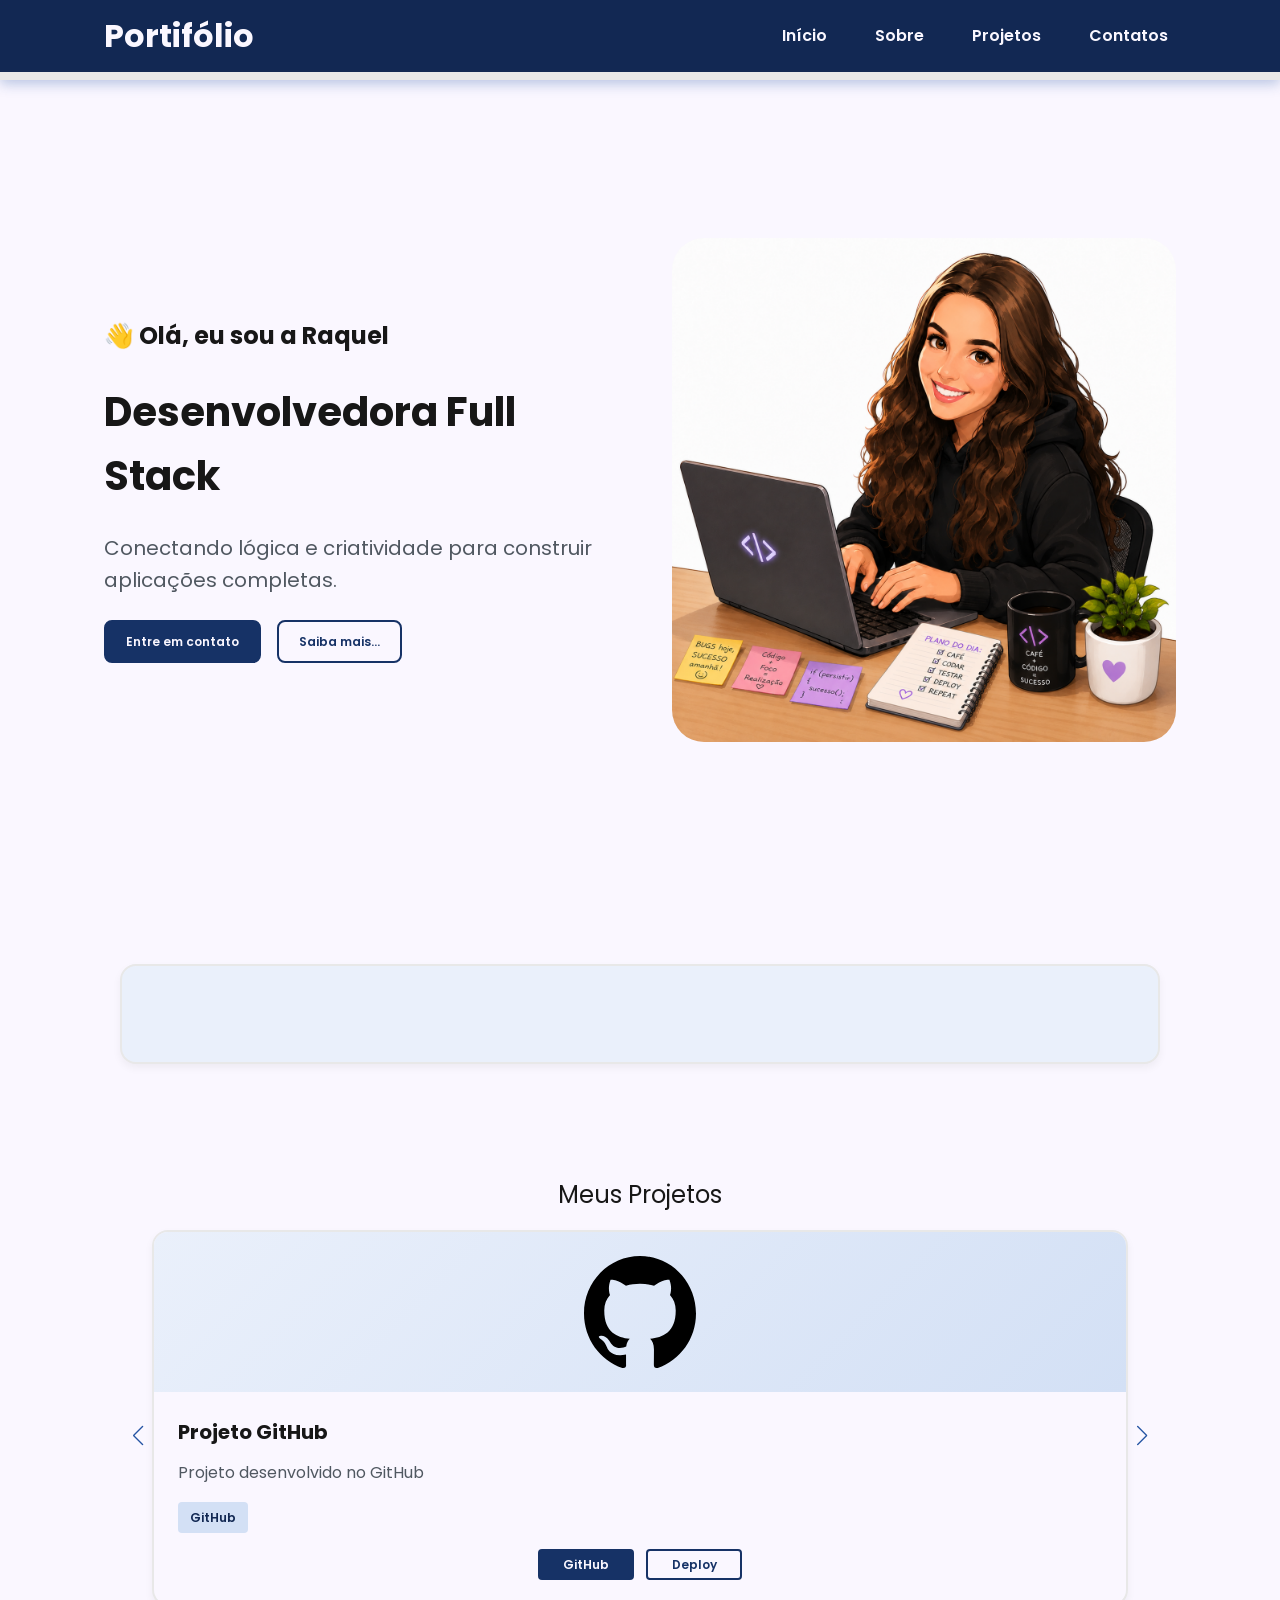
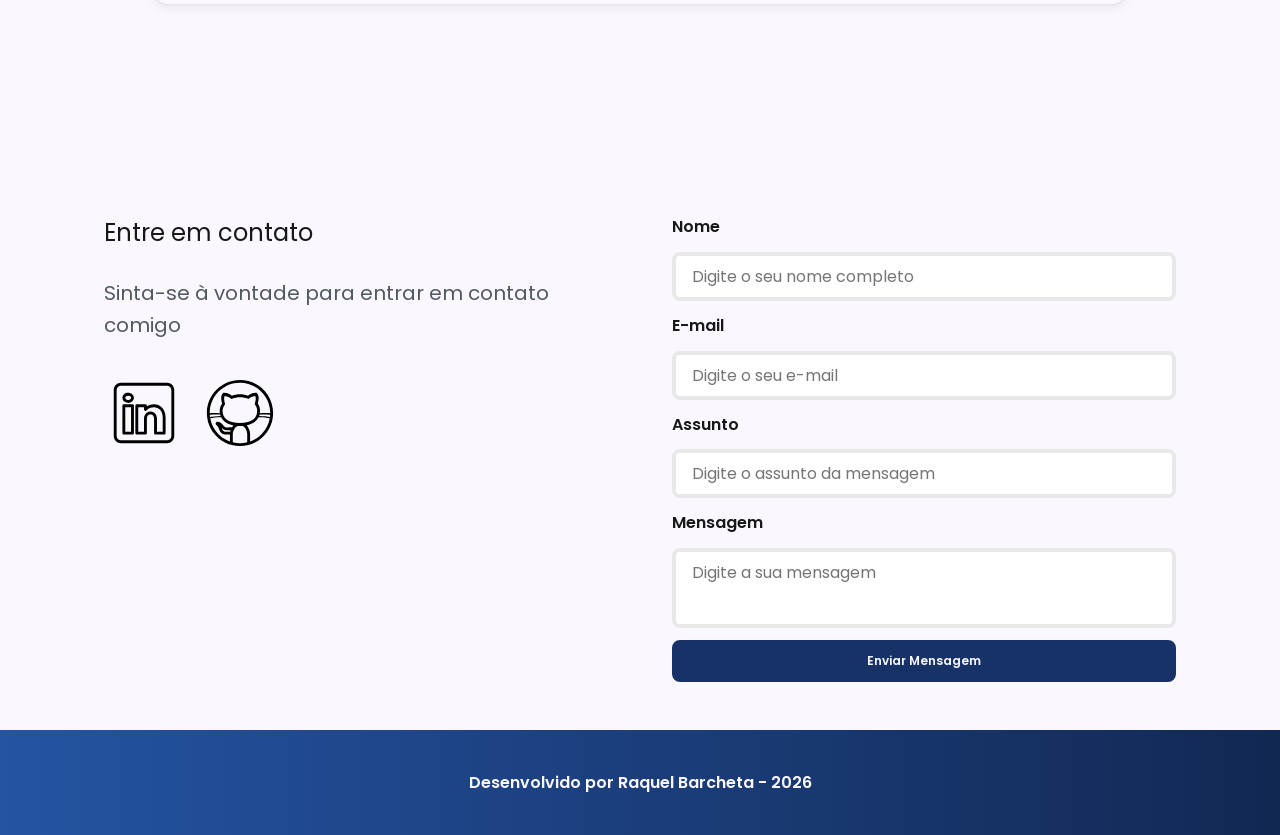
<file: index.html>
<!DOCTYPE html>
<html lang="pt-br">

<head>

    <!-- Fontes do Google -->
    <link rel="preconnect" href="https://fonts.googleapis.com">
    <link rel="preconnect" href="https://fonts.gstatic.com" crossorigin>
    
    <!-- Fonte do Google - Poppins -->
    <link href="https://fonts.googleapis.com/css2?family=Poppins&display=swap" rel="stylesheet">

    <meta charset="UTF-8">
    <meta name="viewport" content="width=device-width, initial-scale=1.0">

    <meta name="author" content="Raquel Barcheta">

    <meta name="description" content="Portifólio Pessoal da Raquel Barcheta, desenvolvedora Full Stack em formação. Conheça meus projetos e entre em contato através das minhas redes.">

    <meta name="robots" content="index, follow">

    <link rel="icon" 
      type="image/svg+xml" 
      href="./assets/img/favicon.svg"
    />

    <!-- SWIPER CSS -->
    <link rel="stylesheet" href="https://cdn.jsdelivr.net/npm/swiper@11/swiper-bundle.min.css">
 

    <!-- CSS principal da página -->
    <link rel="stylesheet" href="./assets/css/styles.css">

    <title>Portifólio da Raquel Barcheta</title>
</head>

<body>

    <!-- Cabeçalho da página -->
    <header>

        <div class="menu-content">

            <!-- Título do cabeçalho -->
            <a href="index.html" id="titulo">Portifólio</a>

            <!-- Menu de navegação opções -->
            <nav>
                <ul class="menu-list">
                    <li><a href="#hero">Início</a></li>
                    <li><a href="#about">Sobre</a></li>
                    <li><a href="#projects">Projetos</a></li>
                    <li><a href="#contact">Contatos</a></li>
                </ul>
            </nav>
        </div>

    </header>

    <!-- Seção principal da página -->
    <main>

        <!-- Seção Hero -->
        <section id="hero" class="section-container hero-container">

            <!-- Mensagem de Boas-vindas -->
            <article class="hero-content">
                
                <span>👋 Olá, eu sou a Raquel</span>
                <h1>Desenvolvedora Full Stack</h1>
                <p>Conectando lógica e criatividade para construir aplicações completas.</p>

                <div class="buttons-container">
                    <a href="#contact" class="botao">Entre em contato</a>
                    <a href="#about" class="botao-outline">Saiba mais...</a>
                </div>

            </article>

            <!-- Imagem da seção Hero -->
            <figure class="hero-image">
                <img src="./assets/img/raquel-animada.svg" alt="Foto do autor do site" class="float-animation">
            </figure>

        </section>

        <!-- Seção Sobre mim -->
        <section id="about" class="section-container about-container">

            

        </section>

        <!-- Seção de Projetos -->
        <section id="projects" class="section-container projects-container">

            <h2>Meus Projetos</h2>

            <!-- Swiper Container - Carrossel, conjunto inteiro -->
            <div class="swiper projects-swiper">
                <!-- Passagem dos cards - Faz o efeito -->
                <div class="swiper-wrapper">

                    <!-- Slide que vai estar dentro da wrapper -->
                    <div class="swiper-slide">

                        <!-- Card e o seu conteúdo -->
                        <article class="project-card">

                            <!-- Ícone da Tecnologia padrão do projeto -->
                            <figure class="project-image">
                                <img src="./assets/icons/languages/github.svg" alt="Ícone do GitHub" width="100px">
                            </figure>

                            <!-- Conteúdo do Card -->
                            <div class="project-content">

                                <h3>Projeto GitHub</h3>
                                <p>Projeto desenvolvido no GitHub</p>

                                <!-- Tags do Projeto -->
                                <div class="project-tags">
                                    <span class="tag">GitHub</span>
                                </div>

                                <!-- Links do Projeto -->
                                <div class="project-buttons">
                                    <a href="#" target="_blank" class="botao botao-sm">GitHub</a>
                                    <a href="#" target="_blank" class="botao-outline botao-sm">Deploy</a>
                                </div>

                            </div>

                        </article>
                    </div>
                </div>

                <!-- Botões de Navegação -->
                <div class="swiper-button-next"></div>
                <div class="swiper-button-prev"></div>

                <!-- Paginação -->
                <div class="swiper-pagination"></div>

            </div>
        </section>

        <!-- Seção de Contatos -->
        <section id="contact" class="section-container contact-container">

            <!-- Redes sociais -->
            <article class="contact-info">
                <h2>Entre em contato</h2>
                <p>Sinta-se à vontade para entrar em contato comigo</p>

                <!-- Links para as redes sociais -->
                <div class="social-container">
                    <a href="https://www.linkedin.com/in/raquelbarcheta/" target="_blank" class="social-icon" aria-label="LinkedIn">
                        <img src="./assets/icons/social/linkedin.svg" alt="Link para o LinkedIn">
                    </a>

                    <a href="https://github.com/quelbarch" target="_blank" class="social-icon" aria-label="GitHub">
                        <img src="./assets/icons/social/github.svg" alt="Link para o GitHub">
                    </a>
                </div>

            </article>


            <!-- Formulário de contato -->
            <form id="formulario" action="https://formsubmit.co/a92e4ab7f3a0d89e4b7bb781a9177d1b" method="POST">

                <input type="hidden" name="_next" value="https://quelbarch.github.io/portifolio/success.html">
                <input type="hidden" name="_captcha" value="false">

                <label for="nome">Nome</label>
                <input id="nome" name="nome" type="text" placeholder="Digite o seu nome completo">
                <span id="erro-nome"></span>

                <label for="email">E-mail</label>
                <input id="email" name="email" type="text" placeholder="Digite o seu e-mail">
                <span id="erro-email"></span>

                <label for="assunto">Assunto</label>
                <input id="assunto" name="assunto" type="text" placeholder="Digite o assunto da mensagem">
                <span id="erro-assunto"></span>

                <label for="mensagem">Mensagem</label>
                <textarea id="mensagem" name="mensagem" placeholder="Digite a sua mensagem"></textarea>
                <span id="erro-mensagem"></span>

                <button class="botao" type="submit">Enviar Mensagem</button>

            </form>

        </section>

    </main>

    <!-- Rodapé da página -->
    <footer>
        Desenvolvido por Raquel Barcheta - 2026
    </footer>

    <!-- SWIPER JS -->
    <script src="https://cdn.jsdelivr.net/npm/swiper@11/swiper-bundle.min.js"></script>
    
    <!-- SWIPER Script -->
    <script src="./assets/js/script.js"></script>

</body>

</html>
</file>
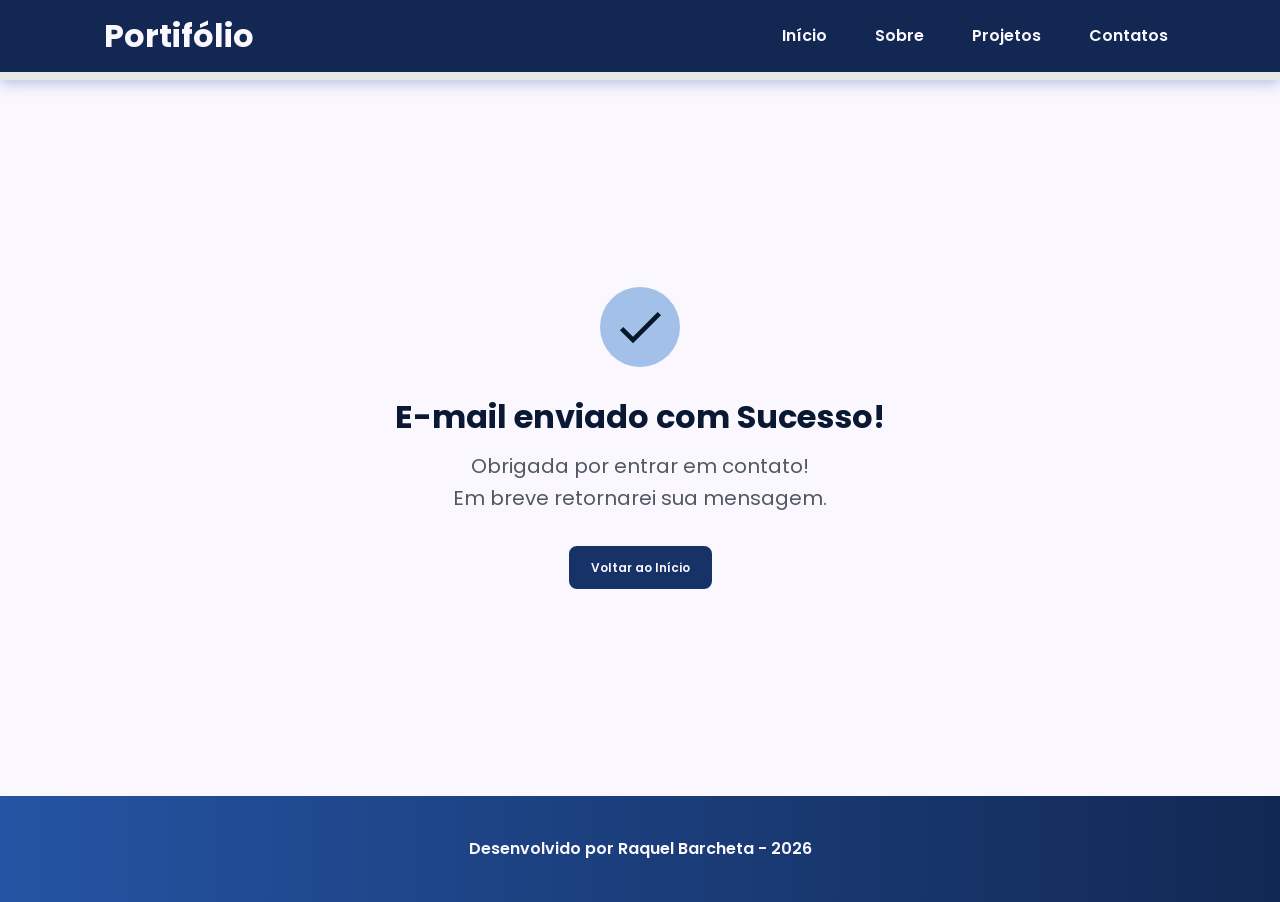
<file: success.html>
<!DOCTYPE html>
<html lang="pt-br">

<head>

    <!-- Fontes do Google -->
    <link rel="preconnect" href="https://fonts.googleapis.com">
    <link rel="preconnect" href="https://fonts.gstatic.com" crossorigin>
 
    <!-- Fonte do Google - Poppins -->
    <link href="https://fonts.googleapis.com/css2?family=Poppins&display=swap" rel="stylesheet">

    <meta charset="UTF-8">
    <meta name="viewport" content="width=device-width, initial-scale=1.0">

    <meta name="author" content="Raquel Barcheta">

    <meta name="description" content="Portfólio Pessoal da Raquel Barcheta, desenvolvedora Full Stack em formação. Conheça meus projetos e entre em contato através das minhas redes.">

    <meta name="robots" content="index, follow">

    <link rel="icon" type="image/svg+xml" href="./assets/img/favicon.svg">
    
    <!-- CSS principal da página -->
    <link rel="stylesheet" href="./assets/css/styles.css">

    <title>Portifólio da Raquel Barcheta</title>

</head>

<body>

    <!-- Cabeçalho da página -->
    <header>

        <div class="menu-content">

            <!-- Título do cabeçalho -->
            <a href="index.html" id="titulo">Portifólio</a>

            <!-- Menu de navegação opções -->
            <nav>
                <ul class="menu-list">
                    <li><a href="#hero">Início</a></li>
                    <li><a href="#about">Sobre</a></li>
                    <li><a href="#projects">Projetos</a></li>
                    <li><a href="#contact">Contatos</a></li>
                </ul>
            </nav>
        </div>

    </header>

    <!-- Seção Principal da Página -->
    <main>

        <section class="success-container">
             <article class="success-content">

                <figure class="success-icon">
                 <img src="./assets/img/success.svg"
                 width="300px"
                 alt="Ilustração de sucesso"
                 class="float-animation"

                 >
                </figure>
             
                <h1 style="white-space: nowrap;">E-mail enviado com Sucesso!</h1>
                <p>Obrigada por entrar em contato!<br>Em breve retornarei sua mensagem.</p>

                <a class="botao" href="index.html">Voltar ao Início</a>
            
            </article>
        </section>
    </main>

    <!-- Rodapé da Página -->
    <footer>
        Desenvolvido por Raquel Barcheta - 2026
    </footer>

</body>
</html>
</file>
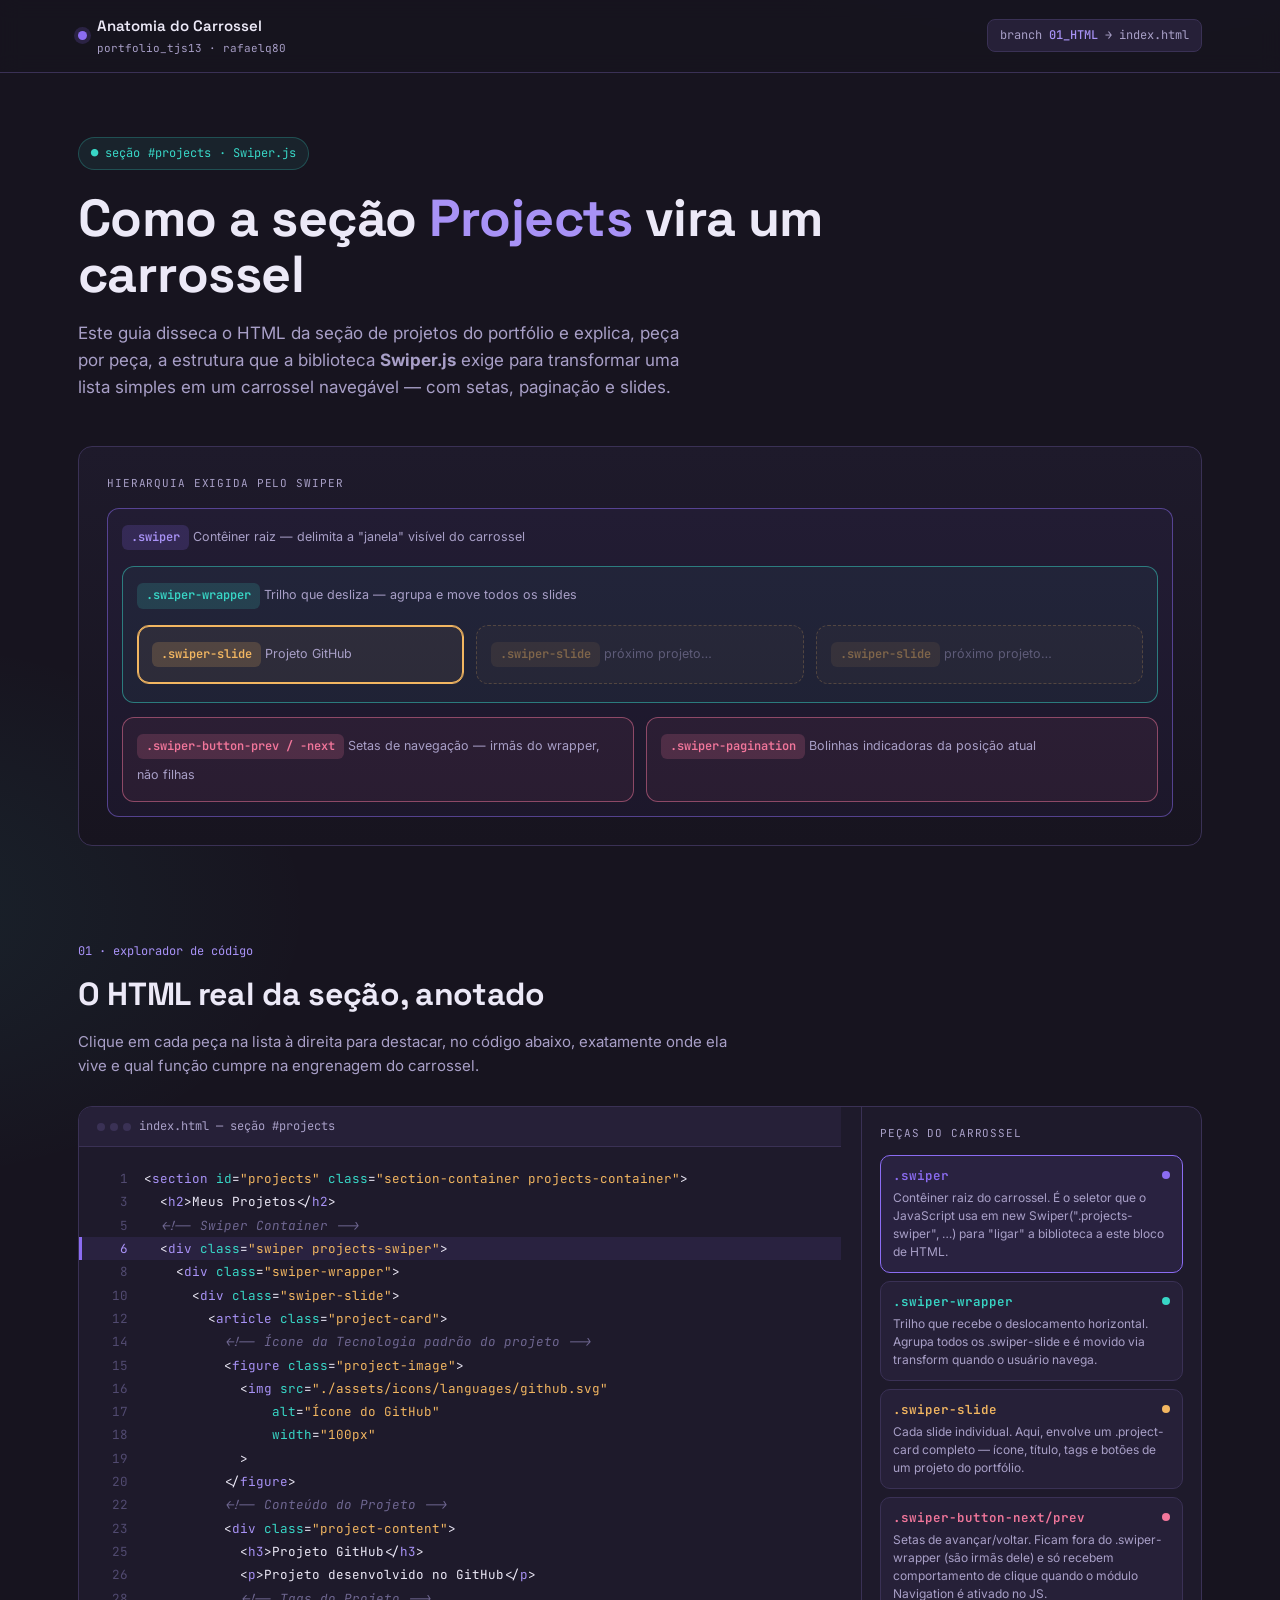
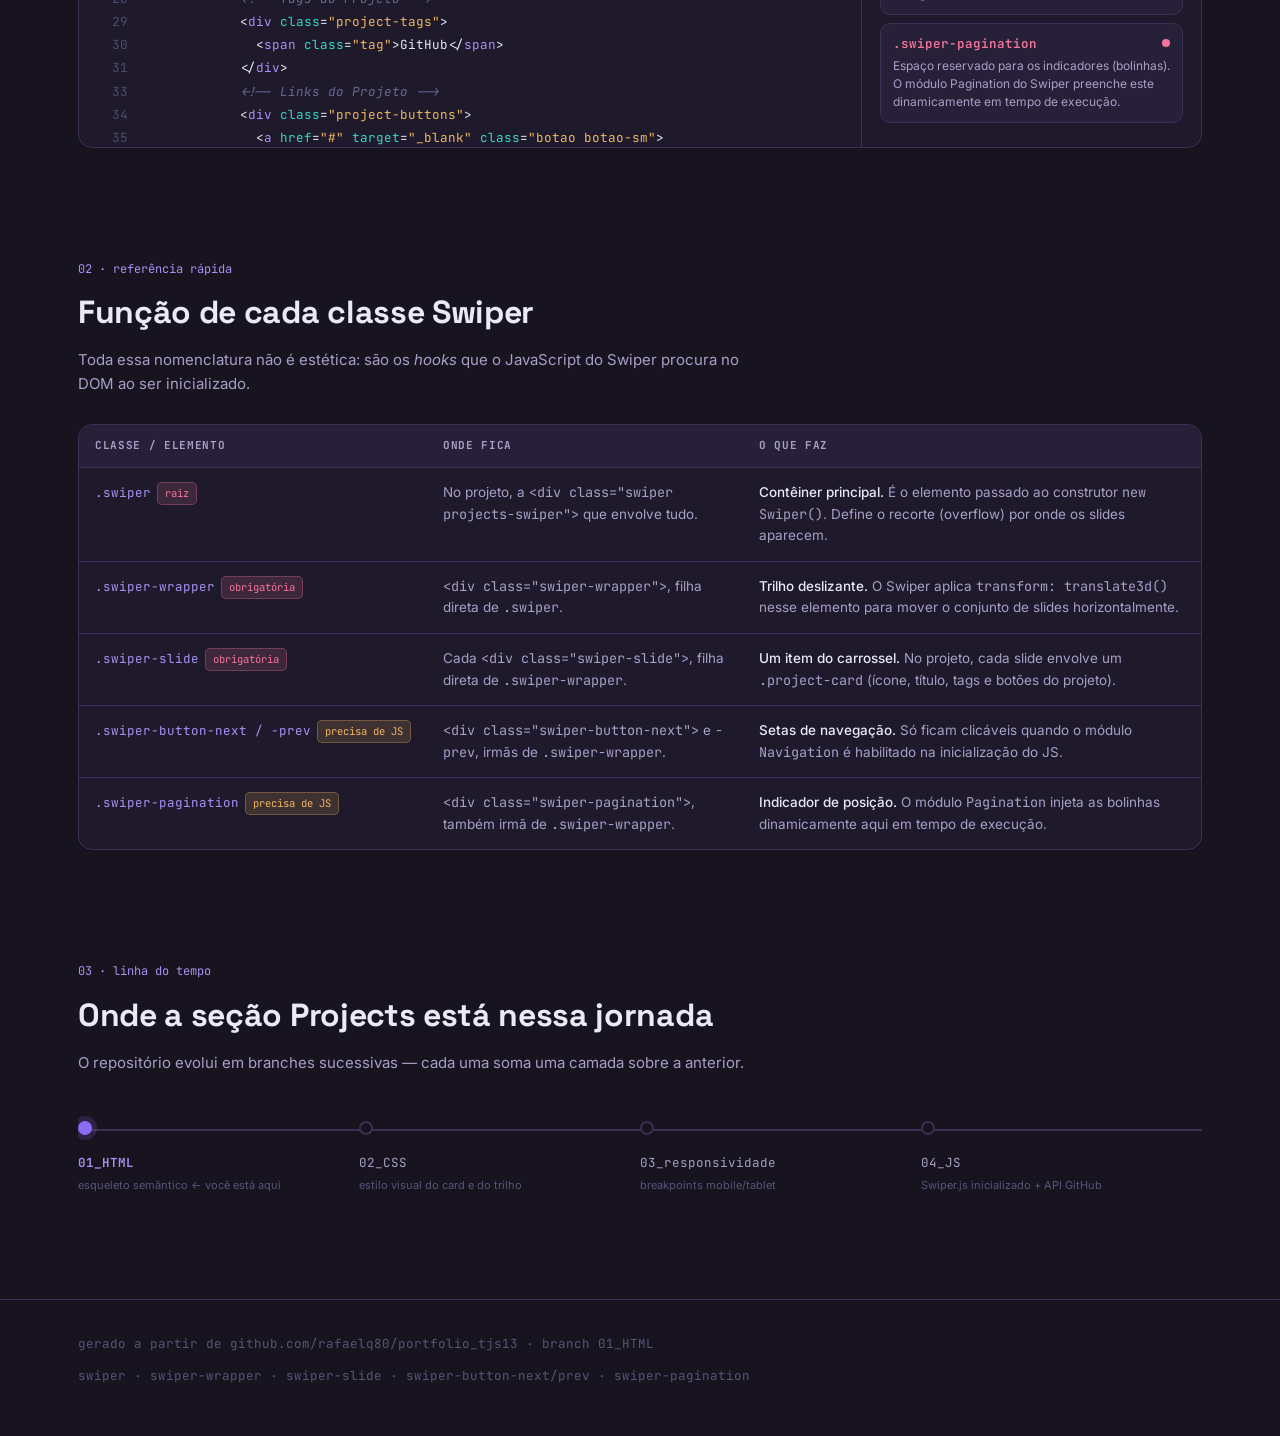
<file: assets/docs/swiper.html>
<!DOCTYPE html>
<html lang="pt-br">
<head>
<meta charset="UTF-8">
<meta name="viewport" content="width=device-width, initial-scale=1.0">
<title>Anatomia do Carrossel Swiper — Seção Projects</title>
<link rel="preconnect" href="https://fonts.googleapis.com">
<link rel="preconnect" href="https://fonts.gstatic.com" crossorigin>
<link href="https://fonts.googleapis.com/css2?family=Space+Grotesk:wght@500;600;700&family=Inter:wght@400;500;600&family=JetBrains+Mono:wght@400;500;600&display=swap" rel="stylesheet">
<style>
  :root{
    --bg: #17141f;
    --bg-soft: #1e1a2b;
    --surface: #262038;
    --surface-2: #2e2745;
    --line: #3a3155;
    --violet: #8b6cf2;
    --violet-soft: #a892f6;
    --slate: #8c86ab;
    --teal: #38d6c6;
    --amber: #f2b661;
    --rose: #f2769b;
    --text: #ece9f7;
    --text-dim: #a89fc7;
    --code-tag: #a892f6;
    --code-attr: #38d6c6;
    --code-str: #f2b661;
    --code-comment: #6e6690;
    --radius: 14px;
    --mono: 'JetBrains Mono', ui-monospace, monospace;
    --display: 'Space Grotesk', sans-serif;
    --body: 'Inter', sans-serif;
  }

  *{box-sizing:border-box;}
  html{scroll-behavior:smooth;}
  body{
    margin:0;
    background:
      radial-gradient(1000px 600px at 85% -10%, rgba(139,108,242,.16), transparent 60%),
      radial-gradient(800px 500px at -10% 30%, rgba(56,214,198,.08), transparent 55%),
      var(--bg);
    color:var(--text);
    font-family:var(--body);
    line-height:1.6;
    -webkit-font-smoothing:antialiased;
  }

  @media (prefers-reduced-motion: reduce){
    html{scroll-behavior:auto;}
    *{animation:none !important; transition:none !important;}
  }

  h1,h2,h3{font-family:var(--display); margin:0; letter-spacing:-.01em;}
  code, pre, .mono{font-family:var(--mono);}
  a{color:inherit;}

  .wrap{max-width:1180px; margin:0 auto; padding:0 28px;}

  /* ---------- TOPBAR ---------- */
  .topbar{
    position:sticky; top:0; z-index:50;
    backdrop-filter:blur(10px);
    background:rgba(23,20,31,.85);
    border-bottom:1px solid var(--line);
  }
  .topbar .wrap{display:flex; align-items:center; justify-content:space-between; padding:14px 28px;}
  .brand{display:flex; align-items:center; gap:10px; font-family:var(--display); font-weight:600; font-size:15px;}
  .brand .dot{width:9px; height:9px; border-radius:50%; background:var(--violet); box-shadow:0 0 0 4px rgba(139,108,242,.18);}
  .brand small{display:block; color:var(--text-dim); font-family:var(--mono); font-weight:400; font-size:11px; margin-top:2px;}
  .path{font-family:var(--mono); font-size:12px; color:var(--text-dim); background:var(--surface); padding:6px 12px; border-radius:8px; border:1px solid var(--line);}
  .path b{color:var(--violet-soft); font-weight:500;}

  /* ---------- HERO ---------- */
  .hero{padding:64px 0 40px;}
  .eyebrow{
    display:inline-flex; align-items:center; gap:8px;
    font-family:var(--mono); font-size:12px; color:var(--teal);
    background:rgba(56,214,198,.08); border:1px solid rgba(56,214,198,.25);
    padding:6px 12px; border-radius:999px; margin-bottom:20px;
  }
  .hero h1{font-size:clamp(32px,4.4vw,52px); line-height:1.08; max-width:780px;}
  .hero h1 span{color:var(--violet-soft);}
  .hero p.lead{max-width:620px; color:var(--text-dim); font-size:17px; margin-top:18px;}

  /* ---------- DIAGRAM (signature element) ---------- */
  .diagram{
    margin-top:44px; border:1px solid var(--line); border-radius:var(--radius);
    background:linear-gradient(180deg, var(--bg-soft), var(--bg));
    padding:28px; overflow-x:auto;
  }
  .diagram-label{font-family:var(--mono); font-size:11px; color:var(--text-dim); margin-bottom:16px; text-transform:uppercase; letter-spacing:.08em;}
  .stack{min-width:640px;}
  .box{border-radius:12px; border:1.5px solid; padding:14px; position:relative; transition:transform .18s ease, box-shadow .18s ease;}
  .box:hover{transform:translateY(-2px);}
  .box .tag{
    font-family:var(--mono); font-size:12px; font-weight:600; display:inline-flex; align-items:center; gap:6px;
    padding:3px 9px; border-radius:6px; margin-bottom:2px;
  }
  .box .desc{font-size:12.5px; color:var(--text-dim); margin-top:4px;}
  .box.swiper{border-color:rgba(139,108,242,.5); background:rgba(139,108,242,.05);}
  .box.swiper > .tag{background:rgba(139,108,242,.18); color:var(--violet-soft);}
  .box.wrapper{border-color:rgba(56,214,198,.5); background:rgba(56,214,198,.05); margin-top:14px;}
  .box.wrapper > .tag{background:rgba(56,214,198,.16); color:var(--teal);}
  .slides-row{display:flex; gap:12px; margin-top:14px; overflow-x:auto; padding-bottom:4px;}
  .box.slide{border-color:rgba(242,182,97,.5); background:rgba(242,182,97,.06); min-width:150px; flex:1;}
  .box.slide > .tag{background:rgba(242,182,97,.18); color:var(--amber);}
  .box.slide.active-repo{border-color:var(--amber); box-shadow:0 0 0 1px var(--amber) inset;}
  .box.slide.ghost{opacity:.45; border-style:dashed;}
  .siblings-row{display:flex; gap:12px; margin-top:14px;}
  .box.nav{border-color:rgba(242,118,155,.5); background:rgba(242,118,155,.06); flex:1;}
  .box.nav > .tag{background:rgba(242,118,155,.18); color:var(--rose);}
  .box.pagination{border-color:rgba(242,118,155,.5); background:rgba(242,118,155,.06); flex:1;}
  .box.pagination > .tag{background:rgba(242,118,155,.18); color:var(--rose);}

  /* ---------- SECTION HEADERS ---------- */
  .section{padding:56px 0;}
  .section-head{margin-bottom:28px; max-width:680px;}
  .section-head .kicker{font-family:var(--mono); font-size:12px; color:var(--violet-soft); margin-bottom:8px;}
  .section-head h2{font-size:clamp(24px,3vw,32px);}
  .section-head p{color:var(--text-dim); margin-top:10px; font-size:15px;}

  /* ---------- EXPLORER (interactive signature) ---------- */
  .explorer{
    display:grid; grid-template-columns:1fr 340px; gap:20px;
    border:1px solid var(--line); border-radius:var(--radius); overflow:hidden;
    background:var(--bg-soft);
  }
  @media (max-width:880px){ .explorer{grid-template-columns:1fr;} }

  .code-pane{padding:0; overflow:auto; max-height:640px;}
  .code-pane .file-tab{
    display:flex; align-items:center; gap:8px; padding:10px 18px; font-family:var(--mono); font-size:12px;
    color:var(--text-dim); border-bottom:1px solid var(--line); background:var(--surface); position:sticky; top:0;
  }
  .file-tab .dots{display:flex; gap:5px;}
  .file-tab .dots span{width:8px; height:8px; border-radius:50%; background:var(--line);}
  pre.code{margin:0; padding:20px 0; font-size:12.6px; line-height:1.85;}
  .line{display:flex; padding:0 18px; border-left:3px solid transparent; cursor:default; white-space:pre;}
  .line .ln{width:28px; flex:none; color:#514a70; user-select:none; text-align:right; margin-right:16px;}
  .line .code-text{white-space:pre-wrap; word-break:break-word;}
  .line.hl{background:rgba(139,108,242,.1); border-left-color:var(--violet);}
  .line.hl .ln{color:var(--violet-soft);}
  .tk-tag{color:var(--code-tag);}
  .tk-attr{color:var(--code-attr);}
  .tk-str{color:var(--code-str);}
  .tk-comment{color:var(--code-comment); font-style:italic;}
  .tk-punc{color:#7a7396;}

  .legend{border-left:1px solid var(--line); padding:18px; overflow:auto; max-height:640px;}
  .legend-title{font-family:var(--mono); font-size:11px; text-transform:uppercase; letter-spacing:.08em; color:var(--text-dim); margin-bottom:12px;}
  .chip{
    display:block; width:100%; text-align:left; background:var(--surface); border:1px solid var(--line);
    border-radius:10px; padding:11px 12px; margin-bottom:8px; cursor:pointer; color:var(--text);
    font-family:var(--body); font-size:13px; transition:border-color .15s ease, background .15s ease;
  }
  .chip .chip-top{display:flex; align-items:center; justify-content:space-between; gap:8px;}
  .chip .chip-name{font-family:var(--mono); font-size:12.5px; font-weight:600;}
  .chip .chip-fn{display:block; margin-top:5px; color:var(--text-dim); font-size:12px; line-height:1.5;}
  .chip.active{border-color:var(--violet); background:rgba(139,108,242,.1);}
  .chip.active .chip-name{color:var(--violet-soft);}
  .chip .swatch{width:8px; height:8px; border-radius:50%; flex:none;}

  /* ---------- TABLE ---------- */
  .table-card{border:1px solid var(--line); border-radius:var(--radius); overflow:hidden; background:var(--bg-soft);}
  table{width:100%; border-collapse:collapse; font-size:13.5px;}
  thead th{
    text-align:left; font-family:var(--mono); font-size:11px; text-transform:uppercase; letter-spacing:.06em;
    color:var(--text-dim); background:var(--surface); padding:12px 16px; border-bottom:1px solid var(--line);
  }
  tbody td{padding:14px 16px; border-bottom:1px solid var(--line); vertical-align:top; color:var(--text-dim);}
  tbody tr:last-child td{border-bottom:none;}
  tbody td.cls{font-family:var(--mono); color:var(--violet-soft); font-size:12.5px; white-space:nowrap;}
  tbody td strong{color:var(--text); font-weight:500;}
  .badge{display:inline-block; font-family:var(--mono); font-size:10.5px; padding:2px 7px; border-radius:5px; margin-left:6px;}
  .badge.required{background:rgba(242,118,155,.15); color:var(--rose); border:1px solid rgba(242,118,155,.3);}
  .badge.needs-js{background:rgba(242,182,97,.15); color:var(--amber); border:1px solid rgba(242,182,97,.3);}

  /* ---------- CALLOUT ---------- */
  .callout{
    display:flex; gap:14px; border:1px solid rgba(242,182,97,.35); background:rgba(242,182,97,.06);
    border-radius:var(--radius); padding:20px 22px; margin-top:20px;
  }
  .callout .icon{font-size:20px; flex:none; margin-top:2px;}
  .callout h3{font-size:15px; margin-bottom:6px; color:var(--amber); font-family:var(--body); font-weight:600;}
  .callout p{margin:0; color:var(--text-dim); font-size:13.5px;}
  .callout code{background:var(--surface); padding:1px 6px; border-radius:4px; color:var(--code-str); font-size:12px;}

  .callout.bug{border-color:rgba(139,108,242,.35); background:rgba(139,108,242,.06);}
  .callout.bug h3{color:var(--violet-soft);}

  /* ---------- ROADMAP ---------- */
  .roadmap{display:flex; gap:0; margin-top:8px; overflow-x:auto;}
  .stop{flex:1; min-width:150px; position:relative; padding:18px 16px 18px 0;}
  .stop::before{content:""; position:absolute; top:26px; left:0; right:-0px; height:2px; background:var(--line);}
  .stop:first-child::before{left:0;}
  .stop .node{
    width:14px; height:14px; border-radius:50%; background:var(--bg); border:2px solid var(--line);
    position:relative; z-index:2; margin-bottom:14px;
  }
  .stop.current .node{border-color:var(--violet); background:var(--violet); box-shadow:0 0 0 5px rgba(139,108,242,.18);}
  .stop .name{font-family:var(--mono); font-size:12.5px; color:var(--text-dim);}
  .stop.current .name{color:var(--violet-soft); font-weight:600;}
  .stop .tag2{display:block; font-size:11px; color:#5a5378; margin-top:3px;}

  footer{border-top:1px solid var(--line); padding:34px 0 50px; margin-top:30px;}
  footer .wrap{display:flex; justify-content:space-between; align-items:center; flex-wrap:wrap; gap:12px;}
  footer p{margin:0; color:#5a5378; font-size:12.5px; font-family:var(--mono);}

  ::selection{background:rgba(139,108,242,.35);}
  ::-webkit-scrollbar{height:8px; width:8px;}
  ::-webkit-scrollbar-thumb{background:var(--line); border-radius:8px;}
</style>
</head>
<body>

  <div class="topbar">
    <div class="wrap">
      <div class="brand">
        <span class="dot"></span>
        <div>
          Anatomia do Carrossel
          <small>portfolio_tjs13 · rafaelq80</small>
        </div>
      </div>
      <div class="path">branch <b>01_HTML</b> → <span id="pathFile">index.html</span></div>
    </div>
  </div>

  <header class="hero">
    <div class="wrap">
      <span class="eyebrow">● seção <code>#projects</code> · Swiper.js</span>
      <h1>Como a seção <span>Projects</span> vira um carrossel</h1>
      <p class="lead">Este guia disseca o HTML da seção de projetos do portfólio e explica, peça por peça, a estrutura que a biblioteca <strong>Swiper.js</strong> exige para transformar uma lista simples em um carrossel navegável — com setas, paginação e slides.</p>

      <div class="diagram">
        <div class="diagram-label">Hierarquia exigida pelo Swiper</div>
        <div class="stack">
          <div class="box swiper">
            <span class="tag">.swiper</span>
            <span class="desc">Contêiner raiz — delimita a "janela" visível do carrossel</span>

            <div class="box wrapper">
              <span class="tag">.swiper-wrapper</span>
              <span class="desc">Trilho que desliza — agrupa e move todos os slides</span>

              <div class="slides-row">
                <div class="box slide active-repo">
                  <span class="tag">.swiper-slide</span>
                  <span class="desc">Projeto GitHub</span>
                </div>
                <div class="box slide ghost">
                  <span class="tag">.swiper-slide</span>
                  <span class="desc">próximo projeto…</span>
                </div>
                <div class="box slide ghost">
                  <span class="tag">.swiper-slide</span>
                  <span class="desc">próximo projeto…</span>
                </div>
              </div>
            </div>

            <div class="siblings-row">
              <div class="box nav">
                <span class="tag">.swiper-button-prev / -next</span>
                <span class="desc">Setas de navegação — irmãs do wrapper, não filhas</span>
              </div>
              <div class="box pagination">
                <span class="tag">.swiper-pagination</span>
                <span class="desc">Bolinhas indicadoras da posição atual</span>
              </div>
            </div>
          </div>
        </div>
      </div>
    </div>
  </header>

  <section class="section">
    <div class="wrap">
      <div class="section-head">
        <div class="kicker">01 · explorador de código</div>
        <h2>O HTML real da seção, anotado</h2>
        <p>Clique em cada peça na lista à direita para destacar, no código abaixo, exatamente onde ela vive e qual função cumpre na engrenagem do carrossel.</p>
      </div>

      <div class="explorer">
        <div class="code-pane">
          <div class="file-tab">
            <span class="dots"><span></span><span></span><span></span></span>
            index.html — seção #projects
          </div>
          <pre class="code" id="codeBlock"></pre>
        </div>
        <div class="legend">
          <div class="legend-title">Peças do carrossel</div>
          <div id="chipList"></div>
        </div>
      </div>
    </div>
  </section>

  <section class="section">
    <div class="wrap">
      <div class="section-head">
        <div class="kicker">02 · referência rápida</div>
        <h2>Função de cada classe Swiper</h2>
        <p>Toda essa nomenclatura não é estética: são os <em>hooks</em> que o JavaScript do Swiper procura no DOM ao ser inicializado.</p>
      </div>

      <div class="table-card">
        <table>
          <thead>
            <tr><th>Classe / elemento</th><th>Onde fica</th><th>O que faz</th></tr>
          </thead>
          <tbody>
            <tr>
              <td class="cls">.swiper<span class="badge required">raiz</span></td>
              <td>No projeto, a <code>&lt;div class="swiper projects-swiper"&gt;</code> que envolve tudo.</td>
              <td><strong>Contêiner principal.</strong> É o elemento passado ao construtor <code>new Swiper()</code>. Define o recorte (overflow) por onde os slides aparecem.</td>
            </tr>
            <tr>
              <td class="cls">.swiper-wrapper<span class="badge required">obrigatória</span></td>
              <td><code>&lt;div class="swiper-wrapper"&gt;</code>, filha direta de <code>.swiper</code>.</td>
              <td><strong>Trilho deslizante.</strong> O Swiper aplica <code>transform: translate3d()</code> nesse elemento para mover o conjunto de slides horizontalmente.</td>
            </tr>
            <tr>
              <td class="cls">.swiper-slide<span class="badge required">obrigatória</span></td>
              <td>Cada <code>&lt;div class="swiper-slide"&gt;</code>, filha direta de <code>.swiper-wrapper</code>.</td>
              <td><strong>Um item do carrossel.</strong> No projeto, cada slide envolve um <code>.project-card</code> (ícone, título, tags e botões do projeto).</td>
            </tr>
            <tr>
              <td class="cls">.swiper-button-next / -prev<span class="badge needs-js">precisa de JS</span></td>
              <td><code>&lt;div class="swiper-button-next"&gt;</code> e <code>-prev</code>, irmãs de <code>.swiper-wrapper</code>.</td>
              <td><strong>Setas de navegação.</strong> Só ficam clicáveis quando o módulo <code>Navigation</code> é habilitado na inicialização do JS.</td>
            </tr>
            <tr>
              <td class="cls">.swiper-pagination<span class="badge needs-js">precisa de JS</span></td>
              <td><code>&lt;div class="swiper-pagination"&gt;</code>, também irmã de <code>.swiper-wrapper</code>.</td>
              <td><strong>Indicador de posição.</strong> O módulo <code>Pagination</code> injeta as bolinhas dinamicamente aqui em tempo de execução.</td>
            </tr>
          </tbody>
        </table>
      </div>

    </div>
  </section>

  <section class="section">
    <div class="wrap">
      <div class="section-head">
        <div class="kicker">03 · linha do tempo</div>
        <h2>Onde a seção Projects está nessa jornada</h2>
        <p>O repositório evolui em branches sucessivas — cada uma soma uma camada sobre a anterior.</p>
      </div>
      <div class="roadmap">
        <div class="stop current"><div class="node"></div><span class="name">01_HTML</span><span class="tag2">esqueleto semântico ← você está aqui</span></div>
        <div class="stop"><div class="node"></div><span class="name">02_CSS</span><span class="tag2">estilo visual do card e do trilho</span></div>
        <div class="stop"><div class="node"></div><span class="name">03_responsividade</span><span class="tag2">breakpoints mobile/tablet</span></div>
        <div class="stop"><div class="node"></div><span class="name">04_JS</span><span class="tag2">Swiper.js inicializado + API GitHub</span></div>
      </div>
    </div>
  </section>

  <footer>
    <div class="wrap">
      <p>gerado a partir de github.com/rafaelq80/portfolio_tjs13 · branch 01_HTML</p>
      <p>swiper · swiper-wrapper · swiper-slide · swiper-button-next/prev · swiper-pagination</p>
    </div>
  </footer>

<script>
(function(){
  // Código real da seção #projects, tokenizado em spans para o painel de anotação.
  // Cada linha carrega um data-part opcional que a liga a um chip da legenda.
  const lines = [
    {t:'&lt;section id="projects" class="section-container projects-container"&gt;', part:null},
    {t:'', part:null},
    {t:'  &lt;h2&gt;Meus Projetos&lt;/h2&gt;', part:null},
    {t:'', part:null},
    {t:'  &lt;!-- Swiper Container --&gt;', part:null, comment:true},
    {t:'  &lt;div class="swiper projects-swiper"&gt;', part:'swiper'},
    {t:'', part:'swiper'},
    {t:'    &lt;div class="swiper-wrapper"&gt;', part:'wrapper'},
    {t:'', part:'wrapper'},
    {t:'      &lt;div class="swiper-slide"&gt;', part:'slide'},
    {t:'', part:'slide'},
    {t:'        &lt;article class="project-card"&gt;', part:'slide'},
    {t:'', part:'slide'},
    {t:'          &lt;!-- Ícone da Tecnologia padrão do projeto --&gt;', part:'slide', comment:true},
    {t:'          &lt;figure class="project-image"&gt;', part:'slide'},
    {t:'            &lt;img src="./assets/icons/languages/github.svg"', part:'slide'},
    {t:'                alt="Ícone do GitHub"', part:'slide'},
    {t:'                width="100px"', part:'slide'},
    {t:'            &gt;', part:'slide'},
    {t:'          &lt;/figure&gt;', part:'slide'},
    {t:'', part:'slide'},
    {t:'          &lt;!-- Conteúdo do Projeto --&gt;', part:'slide', comment:true},
    {t:'          &lt;div class="project-content"&gt;', part:'slide'},
    {t:'', part:'slide'},
    {t:'            &lt;h3&gt;Projeto GitHub&lt;/h3&gt;', part:'slide'},
    {t:'            &lt;p&gt;Projeto desenvolvido no GitHub&lt;/p&gt;', part:'slide'},
    {t:'', part:'slide'},
    {t:'            &lt;!-- Tags do Projeto --&gt;', part:'slide', comment:true},
    {t:'            &lt;div class="project-tags"&gt;', part:'slide'},
    {t:'              &lt;span class="tag"&gt;GitHub&lt;/span&gt;', part:'slide'},
    {t:'            &lt;/div&gt;', part:'slide'},
    {t:'', part:'slide'},
    {t:'            &lt;!-- Links do Projeto --&gt;', part:'slide', comment:true},
    {t:'            &lt;div class="project-buttons"&gt;', part:'slide'},
    {t:'              &lt;a href="#" target="_blank" class="botao botao-sm"&gt;', part:'slide'},
    {t:'                GitHub', part:'slide'},
    {t:'              &lt;/a&gt;', part:'slide'},
    {t:'              &lt;a href="#" target="_blank" class="botao-outline botao-sm"&gt;', part:'slide'},
    {t:'                Deploy', part:'slide'},
    {t:'              &lt;/a&gt;', part:'slide'},
    {t:'            &lt;/div&gt;', part:'slide'},
    {t:'', part:'slide'},
    {t:'          &lt;/div&gt;', part:'slide'},
    {t:'', part:'slide'},
    {t:'        &lt;/article&gt;', part:'slide'},
    {t:'', part:'slide'},
    {t:'      &lt;/div&gt; &lt;!-- fecha o slide --&gt;', part:'slide'},
    {t:'', part:'wrapper'},
    {t:'    &lt;/div&gt;', part:'wrapper'},
    {t:'', part:'swiper'},
    {t:'    &lt;!-- Botões de Navegação --&gt;', part:'nav', comment:true},
    {t:'    &lt;div class="swiper-button-next"&gt;&lt;/div&gt;', part:'nav'},
    {t:'    &lt;div class="swiper-button-prev"&gt;&lt;/div&gt;', part:'nav'},
    {t:'', part:'swiper'},
    {t:'    &lt;!-- Paginação --&gt;', part:'pagination', comment:true},
    {t:'    &lt;div class="swiper-pagination"&gt;&lt;/div&gt;', part:'pagination'},
    {t:'', part:null},
    {t:'  &lt;/div&gt;', part:'swiper'},
    {t:'', part:null},
    {t:'&lt;/section&gt;', part:null},
  ];

  const parts = {
    swiper:     {name:'.swiper',                color:'#8b6cf2', fn:'Contêiner raiz do carrossel. É o seletor que o JavaScript usa em new Swiper(".projects-swiper", …) para "ligar" a biblioteca a este bloco de HTML.'},
    wrapper:    {name:'.swiper-wrapper',         color:'#38d6c6', fn:'Trilho que recebe o deslocamento horizontal. Agrupa todos os .swiper-slide e é movido via transform quando o usuário navega.'},
    slide:      {name:'.swiper-slide',           color:'#f2b661', fn:'Cada slide individual. Aqui, envolve um .project-card completo — ícone, título, tags e botões de um projeto do portfólio.'},
    nav:        {name:'.swiper-button-next/prev',color:'#f2769b', fn:'Setas de avançar/voltar. Ficam fora do .swiper-wrapper (são irmãs dele) e só recebem comportamento de clique quando o módulo Navigation é ativado no JS.'},
    pagination: {name:'.swiper-pagination',      color:'#f2769b', fn:'Espaço reservado para os indicadores (bolinhas). O módulo Pagination do Swiper preenche este <div> dinamicamente em tempo de execução.'}
  };

  const codeBlock = document.getElementById('codeBlock');
  const chipList = document.getElementById('chipList');

  function highlight(raw){
    const M1 = '\u0001', M2 = '\u0002'; // marcadores temporários, fora do alfabeto do HTML
    let out = raw.replace(/(&lt;\/?)([a-zA-Z0-9]+)/g, (m, p1, p2) => p1 + M1 + 'TAG' + M2 + p2 + M1 + M2);
    out = out.replace(/([a-zA-Z-]+)(=)(&quot;|")([^"]*)(&quot;|")/g, (m, p1, p2, p3, p4, p5) =>
      M1 + 'ATTR' + M2 + p1 + M1 + M2 + p2 + M1 + 'STR' + M2 + p3 + p4 + p5 + M1 + M2
    );
    out = out.replace(new RegExp(M1+'TAG'+M2+'(.*?)'+M1+M2, 'g'), '<span class="tk-tag">$1</span>');
    out = out.replace(new RegExp(M1+'ATTR'+M2+'(.*?)'+M1+M2, 'g'), '<span class="tk-attr">$1</span>');
    out = out.replace(new RegExp(M1+'STR'+M2+'(.*?)'+M1+M2, 'g'), '<span class="tk-str">$1</span>');
    return out;
  }

  lines.forEach((line, i) => {
    const row = document.createElement('div');
    row.className = 'line' + (line.part ? ' part-'+line.part : '');
    if(line.part) row.dataset.part = line.part;
    const ln = document.createElement('span');
    ln.className = 'ln';
    ln.textContent = line.t ? (i+1) : '';
    const codeText = document.createElement('span');
    codeText.className = 'code-text' + (line.comment ? ' tk-comment' : '');
    codeText.innerHTML = line.comment ? line.t : highlight(line.t);
    row.appendChild(ln);
    row.appendChild(codeText);
    codeBlock.appendChild(row);
  });

  Object.keys(parts).forEach(key => {
    const p = parts[key];
    const chip = document.createElement('button');
    chip.className = 'chip';
    chip.dataset.part = key;
    chip.innerHTML =
      '<span class="chip-top">' +
        '<span class="chip-name" style="color:'+p.color+'">'+p.name+'</span>' +
        '<span class="swatch" style="background:'+p.color+'"></span>' +
      '</span>' +
      '<span class="chip-fn">'+p.fn+'</span>';
    chip.addEventListener('click', () => selectPart(key, chip));
    chipList.appendChild(chip);
  });

  function selectPart(key, chipEl){
    document.querySelectorAll('.chip').forEach(c => c.classList.remove('active'));
    document.querySelectorAll('.line').forEach(l => l.classList.remove('hl'));
    chipEl.classList.add('active');
    const target = document.querySelector('.line[data-part="'+key+'"]');
    document.querySelectorAll('.line[data-part="'+key+'"]').forEach(l => l.classList.add('hl'));
    if(target) target.scrollIntoView({block:'center', behavior:'smooth'});
  }

  // seleciona .swiper por padrão para orientar o primeiro olhar
  const firstChip = chipList.querySelector('.chip');
  if(firstChip) selectPart('swiper', firstChip);
})();
</script>
</body>
</html>
</file>
<file: assets/css/styles.css>
* {
  margin: 0;
  padding: 0;
  box-sizing: border-box;
  font-family: 'Poppins', sans-serif;
  font-weight: 400;
  text-decoration: none;
  outline: none;
}
 
/* Variáveis */
:root {
    /* Paleta de Cores - Azul Marinho */
    --primary-50: #eaf0fb;
    --primary-100: #d3e0f5;
    --primary-200: #a3c0e8;
    --primary-300: #6f9cd9;
    --primary-400: #3f74c4;
    --primary-500: #2454a3;
    --primary-600: #1c4083;
    --primary-700: #163266;
    --primary-800: #122853;
    --primary-900: #0a1833;
    --primary-950: #060f1f;
 
    /* Cores Neutras */
    --gray-200: #e8e8e8;
    --gray-400: #505861;
    --black: #171717;
    --white: #FAF7FF;
 
    /* Cores de Estado */
    --error: #e63946;
 
    /* Sombras */
    --shadow-sm: 0 0.25rem 0.5rem rgba(0, 0, 0, 0.05);
    --shadow-md: 0 0.25rem 0.75rem rgba(36, 84, 163, 0.3);
    --shadow-lg: 0 0.5rem 1.5rem rgba(36, 84, 163, 0.2);
 
    /* Espaçamentos */
    --spacing-xs: 0.5rem;
    --spacing-sm: 1rem;
    --spacing-md: 1.5rem;
    --spacing-lg: 2rem;
    --spacing-xl: 3rem;
    --spacing-2xl: 4rem;
 
    /* Tamanhos de Fonte */
    --text-sm: 0.75rem;
    --text-base: 1rem;
    --text-lg: 1.25rem;
    --text-xl: 1.5rem;
    --text-2xl: 2rem;
    --text-3xl: 2.5rem;
 
    /* Border Radius */
    --radius-sm: 0.25rem;
    --radius-md: 0.5rem;
    --radius-lg: 1rem;
    --radius-xl: 2rem;
    --radius-full: 50%;
 
    /* Animação Padrão */
    --transition-default: all 0.3s ease;
}
 
html {
  scroll-behavior: smooth;
}
 
body {
  display: flex;
  flex-direction: column;
  min-height: 100vh;
  background-color: var(--white);
  line-height: 1.6;
  color: var(--black);
}
 
main {
  flex: 1;
}
 
/* Seções - Base Comum */
 
.section-container{
  max-width: 70rem;
  margin: 0 auto;
  padding: var(--spacing-xl) var(--spacing-md);
  scroll-margin-top: 6rem;
}
 
/* Botões */
 
.buttons-container{
  display: flex;
  gap: var(--spacing-sm);
}
 
.botao,
.botao-outline{
  display: inline-block;
  padding: 0.75rem 2rem;
  border: 0.15rem solid transparent;
  border-radius: var(--radius-md);
  font-size: var(--text-base);
  font-weight: 600;
  text-align: center;
  cursor: pointer;
  transition: var(--transition-default);
}
 
.botao{
  border-color: var(--primary-700);
  background-color: var(--primary-500);
  color: var(--white);
}
 
.botao:hover{
  border-color: var(--primary-800);
  background-color: var(--primary-700);
  box-shadow: var(--shadow-md);
  transform: translateY(-0.25rem);
}
 
.botao-outline{
  border-color: var(--primary-700);
  background-color: transparent;
  color: var(--primary-700);
}
 
.botao-outline:hover{
  border-color: var(--primary-700);
  background-color: var(--primary-500);
  color: var(--white);
  transform: translateY(-0.25rem);
}
 
/* Botões pequenos - Card Projetos */
 
.botao.botao-sm,
.botao-outline.botao-sm {
  min-width: 6rem;
  padding: 0.25rem var(--spacing-sm);
  border-width: 0.125rem;
  border-radius: 0.25rem;
  font-size: var(--text-sm);
}
 
/* Seção Header - Cabeçalho e Menu */
 
header{
  position: sticky;
  top: 0;
  z-index: 1000;
  width: 100%;
  height: 5rem;
  border-bottom: var(--spacing-xs) solid var(--gray-200);
  box-shadow: var(--shadow-md);
  background-color: var(--primary-800);
}
 
header a {
  font-weight: 600;
  color: var(--white);
  transition: color 0.3s ease;
}
 
header a:hover {
  color: var(--primary-100);
}
 
#titulo{
  font-size: var(--text-2xl);
  font-weight: 700;
}
 
.menu-content {
  display: flex;
  justify-content: space-between;
  align-items: center;
  max-width: 70rem;
  height: 100%;
  margin: 0 auto;
  padding: 0 var(--spacing-md);
}
 
.menu-list {
  display: flex;
  gap: var(--spacing-lg);
  list-style: none;
}
 
.menu-list a {
  padding: var(--spacing-xs);
}
 
/* Seção Hero */
.hero-container {
  display: flex;
  align-items: center;
  gap: var(--spacing-2xl);
  min-height: calc(100vh - 5rem);
}
 
.hero-content {
  display: flex;
  flex: 1;
  flex-direction: column;
  gap: var(--spacing-md);
}
 
.hero-content span {
  font-size: var(--text-xl);
  font-weight: 700;
}
 
.hero-content h1 {
  font-size: var(--text-3xl);
  font-weight: 700;
}
 
/* Configura todos os Paragrafos */
 
.hero-content p,
.about-content p,
.contact-info p {
  font-size: var(--text-lg);
  color: var(--gray-400);
}
 
.hero-image {
  display: flex;
  flex: 1;
  justify-content: center;
}
 
.hero-image img {
  width: 100%;
  max-width: 100%;
  border-radius: var(--radius-xl);
}
 
/* Animação Flutuante */
 
@keyframes float {
  0%,
  100% {
    transform: translateY(0);
   } 
 
   50% {
 
    transform: translateY(-1.25rem);
 
   }
 
}
 
/* Usa animação */
.float-animation {
  animation: float 3s ease-in-out infinite;
}
 
/* Seção - Sobre Mim */
 
.about-container {
   scroll-margin-top: 3rem;
   display: flex;
   align-items: center;
   gap: var(--spacing-xl);
   max-width: 65rem;
   margin: var(--spacing-2xl) auto;
   padding: var(--spacing-xl);
   border: 0.15rem solid var(--gray-200);
   border-radius: var(--radius-lg);
   background-color: var(--primary-50);
   box-shadow: var(--shadow-sm);
}
 
.about-image {
   display: flex;
   justify-content: center;
   align-items: center;
   flex-shrink: 0;
   width: 14rem;
   height: 14rem;
   border: 0.2rem solid var(--primary-700);
   border-radius: 50%;
   background: linear-gradient(135deg, var(--primary-50) 0%, var(--primary-100) 100%);
   overflow: hidden;
}
 
.about-image img {
   width: 100%;
   height: 100%;
   object-fit: cover;
}
 
.about-content {
   display: flex;
   flex: 1;
   flex-direction: column;
   text-align: left;
}
 
.about-content h2 {
   margin-bottom: var(--spacing-sm);
   font-size: var(--text-2xl);
   font-weight: 700;
   color: var(--primary-900);
}
 
.about-content p {
   margin-bottom: var(--spacing-lg);
   font-size: var(--text-base);
   line-height: 1.6;
   color: var(--gray-400);
}
 
/* Botões e Dados */
 
.about-buttons-data {
   display: flex;
   justify-content: space-between;
   align-items: center;
   gap: var(--spacing-md);
   margin-top: auto;
}
 
.buttons-container {
   display: flex;
   gap: var(--spacing-sm);
}
 
.botao {
   padding: 0.625rem 1.25rem;
   border-radius: var(--radius-md);
   background-color: var(--primary-700);
   font-size: var(--text-sm);
   font-weight: 600;
   color: var(--white);
   text-decoration: none;
   transition: var(--transition-default);
}
 
.botao:hover {
   background-color: var(--primary-800);
}
 
.botao-outline {
   padding: 0.625rem 1.25rem;
   border: 0.125rem solid var(--primary-700);
   border-radius: var(--radius-md);
   background-color: transparent;
   font-size: var(--text-sm);
   font-weight: 600;
   color: var(--primary-700);
   text-decoration: none;
   transition: var(--transition-default);
}
 
.botao-outline:hover {
   background-color: var(--primary-700);
   color: var(--white);
}
 
.data-container {
   display: flex;
   gap: var(--spacing-md);
}
 
.data-item {
   display: flex;
   flex-direction: column;
   align-items: center;
}
 
.data-number {
   font-size: var(--text-lg);
   font-weight: 700;
   color: var(--primary-800);
}
 
.data-label {
   font-size: var(--text-sm);
   color: var(--gray-400);
}
 
/* Projects */
 
.projects-container {
   scroll-margin-top: 3rem;
   margin: var(--spacing-2xl) auto;
   text-align: center;
}
 
.projects-swiper {
   position: relative;
   width: 100%;
   padding: var(--spacing-sm) var(--spacing-xl) var(--spacing-xl);
   overflow: hidden;
}
 
/* Card Projetos */
 
.project-card {
   display: flex;
   flex-direction: column;
   width: 100%;
   height: 100%;
   border: 0.15rem solid var(--gray-200);
   border-radius: var(--radius-lg);
   background-color: var(--white);
   box-shadow: var(--shadow-sm);
   overflow: hidden;
   transition: var(--transition-default);
}
 
.project-card:hover {
   box-shadow: var(--shadow-lg);
}
 
.project-image {
   display: flex;
   justify-content: center;
   align-items: center;
   width: 100%;
   height: 10rem;
   background: linear-gradient(135deg, var(--primary-50) 0%, var(--primary-100) 100%);
}
 
.project-image img {
   width: 75%;
   height: 75%;
   max-width: 7rem;
   max-height: 7rem;
   object-fit: contain;
   transition: transform 0.3s ease;
}
 
.project-content {
   display: flex;
   flex: 1;
   flex-direction: column;
   padding: var(--spacing-md);
   text-align: left;
}
 
.project-content h3 {
   margin-bottom: 0.75rem;
   font-size: var(--text-lg);
   font-weight: 700;
}
 
.project-content p {
   flex: 1;
   margin-bottom: var(--spacing-sm);
   font-size: var(--text-base);
   color: var(--gray-400);
}
 
.project-tags {
   display: flex;
   flex-wrap: wrap;
   gap: var(--spacing-xs);
}
 
.tag{
   padding: 0.375rem 0.75rem;
   border-radius: var(--radius-sm);
   background-color: var(--primary-100);
   font-size: var(--text-sm);
   font-weight: 600;
   color: var(--primary-800);
}
 
.project-buttons {
   display: flex;
   justify-content: center;
   align-items: center;
   gap: 0.75rem;
   margin-top: var(--spacing-sm);
}
 
/* Configuração do Swiper */
 
.swiper-wrapper {
    align-items: stretch;
}
 
.swiper-slide {
    display: flex;
    height: auto;
}
 
/* Botões do Swiper (navegação) */
.swiper-button-next,
.swiper-button-prev {
    width: 3rem;
    height: 3rem;
}
 
.swiper-button-next:after,
.swiper-button-prev:after {
    font-size: var(--text-lg);
    color: var(--primary-500);
}
 
.swiper-button-next:hover:after,
.swiper-button-prev:hover:after {
    color: var(--primary-800);
}
 
/* Indicadores de paginação */
.swiper-pagination-bullet {
    width: 0.75rem;
    height: 0.75rem;
    background-color: var(--gray-200);
    opacity: 1;
}
 
.swiper-pagination-bullet-active {
    width: var(--spacing-lg);
    border-radius: var(--radius-sm);
    background-color: var(--primary-500);
}
 
/* Seção de Contatos */
 
.contact-container {
   display: grid;
   grid-template-columns: 1fr 1fr;
   gap: var(--spacing-2xl);
}
 
/* Redes Sociais */
 
.contact-info h2 {
   margin-bottom: var(--spacing-md);
}
 
.contact-info p {
   margin-bottom: var(--spacing-lg);
}
 
.social-container {
   display: flex;
   justify-content: flex-start;
   align-items: center;
   gap: var(--spacing-sm);
}
 
.social-icon {
   width: 5rem;
   height: 5rem;
   padding: 0.25rem;
   border-radius: var(--radius-md);
   transition: var(--transition-default);
}
 
.social-icon img {
   width: 100%;
   filter: brightness(0) saturate(100%);
   transition: filter 0.3s ease;
}
 
.social-icon img:hover {
  filter: brightness(0) 
          saturate(100%) 
          invert(20%) 
          sepia(54%) 
          saturate(1800%) 
          hue-rotate(196deg) 
          brightness(90%) 
          contrast(95%);
}
 
form {
   display: flex;
   flex-direction: column;
   gap: 0.75rem;
}
 
form label {
   font-size: var(--text-base);
   font-weight: 600;
}
 
form input,
form textarea {
   width: 100%;
   padding: 0.5rem var(--spacing-sm);
   border: 0.25rem solid var(--gray-200);
   border-radius: var(--radius-md);
   font-family: inherit;
   font-size: var(--text-base);
   transition: border-color 0.3s ease;
}
 
form input:focus
form textarea:focus {
   border-color: var(--primary-500);
   outline: none;
}
 
form textarea {
   min-height: 5rem;
   resize: none;
}
 
form span {
   margin-top: -0.75rem;
   font-size: var(--text-sm);
   color: var(--error);
}
 
/* Seção Sucesso */
 
.success-container {
    display: flex;
    justify-content: center;
    align-items: center;
    min-height: calc(100vh - 5rem - 6.5rem);
    padding: var(--spacing-xl) var(--spacing-md);
}
 
.success-content {
    display: flex;
    flex-direction: column;
    align-items: center;
    max-width: 32rem;
    padding: var(--spacing-2xl) var(--spacing-xl);
    background-color: var(--white);
    text-align: center;
}
 
.success-icon {
    display: flex;
    justify-content: center;
    align-items: center;
    width: 5rem;
    height: 5rem;
    background-color: var(--primary-200);
    border-radius: var(--radius-full);
    margin-bottom: var(--spacing-md);
}
 
.success-icon img,
.success-icon svg {
    width: 3.5rem;
    height: 3.5rem;
    object-fit: contain;
    animation: none;
    filter: invert(14%) sepia(50%) saturate(2200%) hue-rotate(196deg) brightness(45%) contrast(100%);
}
 
.success-content h1 {
    margin-bottom: var(--spacing-xs);
    font-size: var(--text-2xl);
    font-weight: 700;
    color: var(--primary-900);
}
 
.success-content p {
    margin-bottom: var(--spacing-lg);
    font-size: var(--text-lg);
    color: var(--gray-400);
}
 
/* Footer */
 
footer {
    padding: 2.5rem;
    background: linear-gradient(to right, var(--primary-500), var(--primary-800));
    font-weight: 600;
    text-align: center;
    color: var(--white);
}
 
/* Responsividade Tablet */
 
@media screen and (max-width: 1024px) {
 
  .section-container {
    padding: var(--spacing-lg) var(--spacing-md);
  }
 
  .section-container h1 {
    font-size: var(--text-3xl);
  }
 
  .section-container h2 {
    font-size: var(--text-2xl);
  }
 
  .section-container p {
    font-size: var(--text-base);
  }
 
  .section-container span {
    font-size: var(--text-lg);
  }
 
  .success-content h1 {
    font-size: var(--text-3xl);
  }
 
  .success-content h2 {
    font-size: var(--text-lg);
  }
 
  #titulo{
    font-size: var(--text-xl);
  }
 
  @media screen and (max-width: 768px){
    .menu-list{
      display: none;
    }
  }
 
  /* Responsividade Tablet - Seção Hero */
 
  .hero-container{
    flex-direction: column-reverse;
    gap: var(--spacing-lg);
    min-height: 60vh;
    text-align: center;
  }
 
  .hero-content,
  .hero-image{
    width: 90%;
  }
 
  .hero-image img{
    object-fit: cover;
  }
 
  .buttons-container{
    justify-content: center;
    width: 100%;
  }
 
  .hero-container .botao,
  .hero-container .botao-outline{
    padding: 0.75rem 1.5rem;
    font-size: var(--text-base);
    white-space: nowrap;
  }
 
/* Responsividade Tablet Seção About*/
 
.about-container{
  flex-direction: column;
  gap: var(--spacing-lg);
  margin: var(--spacing-lg);
  padding: var(--spacing-lg);
}
 
.about-image{
  display: flex;
  flex: 1;
  justify-content: center;
  width: 100%;
  max-width: 16rem;
  aspect-ratio: 1 / 1;
  height: auto;
}
 
.about-image img{
  width: 100%;
  height: 100%;
  max-width: none; 
}
 
.about-content{
  width: 100%;
}
 
.about-buttons-data{
  flex-direction: column;
  gap: var(--spacing-md);
  align-items: stretch;
}
 
.about-buttons-data .botao{
  margin-right: 0;
}
 
.data-container {
  justify-content: center;
  width: 100%;
}
 
/* Responsividade Tablet - Seção Projects */
 
.projects-container{
    margin: var(--spacing-sm) var(--spacing-lg);
}
 
.projects-swiper{
    margin: 0;
    padding: var(--spacing-sm) var(--spacing-lg) 2.5rem;
}
 
.project-card{
    width: 100%;
    height: 30%;
    min-height: 30rem;
    max-height: 30rem;
    max-width: 100%;
}
 
 
.project-content{
    display: flex;
    flex-direction: column;
    justify-content: space-between;
    height: 100%;
}
 
.project-content p{
    flex: 1;
    overflow: hidden;
}
 
.project-tags{
    min-height: 2.5rem;
    align-items: flex-start;
}
 
.swiper-wrapper{
    align-items: stretch;
}
 
.swipper-slide{
    display: flex;
    justify-content: center;
    align-items: stretch;
    height: auto;
}
 
.swiper-button-next,
.swiper-button-prev{
    display: none;
}
 
/* Responsividade Tablet - Seção Contacts */
 
.contact-container {
   grid-template-columns: 1fr;
   gap: var(--spacing-lg);
   width: 90%;
   margin: 0 auto;
}
 
/* Responsividade Tablet - Footer */
 
  footer{
    padding: var(--spacing-md);
    font-size: var(--text-sm);
  }
 
/* Responsividade Tablet - Seção Sucess */
 
.success-container{
   padding: var(--spacing-xl) var(--spacing-md);
   min-height: calc(100vh - 10rem);
}
 
.success-content{
   gap: var(--spacing-lg);
   max-width: 30rem;
}
 
.success-icon{
   width: 6rem;
   height: 6rem;
}
 
.success-icon img{
   width: 5rem;
   height: 5rem;
}
 
}
 
/* Responsividade Celular */
 
@media screen and (max-width: 480px){
 
  .section-container {
    padding: var(--spacing-md) var(--spacing-sm);
  }
 
  #titulo{
    font-size: var(--text-lg);
  }
 
  .menu-content{
    padding: 0 var(--spacing-sm);
  }
 
  /* Responsividade Celular - Seção Hero */
 
  .hero-container{
    min-height: 50vh;
    gap: var(--spacing-md);
  }
 
  .hero-content{
    gap: var(--spacing-sm);
  }
 
  .hero-content span{
    font-size: var(--text-base);
  }
 
  .hero-content h1{
    font-size: var(--text-2xl);
  }
 
  .hero-content p{
    font-size: var(--text-base);
  }
 
  .hero-content,
  .hero-image{
    width: 100%;
  }
 
  .buttons-container{
    flex-direction: column;
    gap: var(--spacing-xs);
  }
 
  .hero-container .botao,
  .hero-container .botao-outline{
    width: 100%;
    padding: 0.75rem 1rem;
  }
 
  /* Responsividade Celular - Seção About */
 
  .about-container{
    margin: var(--spacing-md);
    padding: var(--spacing-md);
  }
 
  .about-image{
    max-width: 10rem;
  }
 
  .about-content{
    text-align: left;
  }
 
  .about-content h2{
    font-size: var(--text-xl);
  }
 
  .about-content p{
    font-size: var(--text-sm);
  }
 
  .about-buttons-data{
    align-items: center;
  }
 
  .buttons-container{
    width: 100%;
  }
 
  .data-container{
    flex-wrap: wrap;
    gap: var(--spacing-sm);
  }
 
  .data-number{
    font-size: var(--text-base);
  }
 
  .data-label{
    font-size: var(--text-sm);
  }
 
  /* Responsividade Celular - Seção Projects */
 
  .projects-container{
    margin: var(--spacing-sm) var(--spacing-sm);
  }
 
  .projects-swiper{
    padding: var(--spacing-sm) var(--spacing-sm) 2.5rem;
  }
 
  .project-card{
    min-height: 26rem;
    max-height: none;
  }
 
  .project-image{
    height: 8rem;
  }
 
  .project-content h3{
    font-size: var(--text-base);
  }
 
  .project-content p{
    font-size: var(--text-sm);
  }
 
  .tag{
    padding: 0.25rem 0.5rem;
    font-size: 0.65rem;
  }
 
  .project-buttons{
    flex-direction: column;
    width: 100%;
  }
 
  .project-buttons .botao,
  .project-buttons .botao-outline{
    width: 100%;
  }
 
  /* Responsividade Celular - Seção Contacts */
 
  .contact-container{
    width: 100%;
  }
 
  .social-container{
    justify-content: left;
    flex-wrap: wrap;
  }
 
  .social-icon{
    width: 4rem;
    height: 4rem;
  }
 
  form input,
  form textarea{
    padding: 0.5rem;
    font-size: var(--text-sm);
  }
 
  /* Responsividade Celular - Seção Sucesso */
 
  .success-container{
    padding: var(--spacing-lg) var(--spacing-sm);
  }
 
  .success-content{
    padding: var(--spacing-lg) var(--spacing-sm);
  }
 
  .success-icon{
    width: 4.5rem;
    height: 4.5rem;
  }
 
  .success-icon img,
  .success-icon svg{
    width: 2.5rem;
    height: 2.5rem;
  }
 
  .success-content h1{
    font-size: var(--text-xl);
  }
 
  .success-content p{
    font-size: var(--text-base);
  }
 
  /* Responsividade Celular - Footer */
 
  footer{
    padding: var(--spacing-md);
    font-size: var(--text-sm);
  }
 
}
</file>
